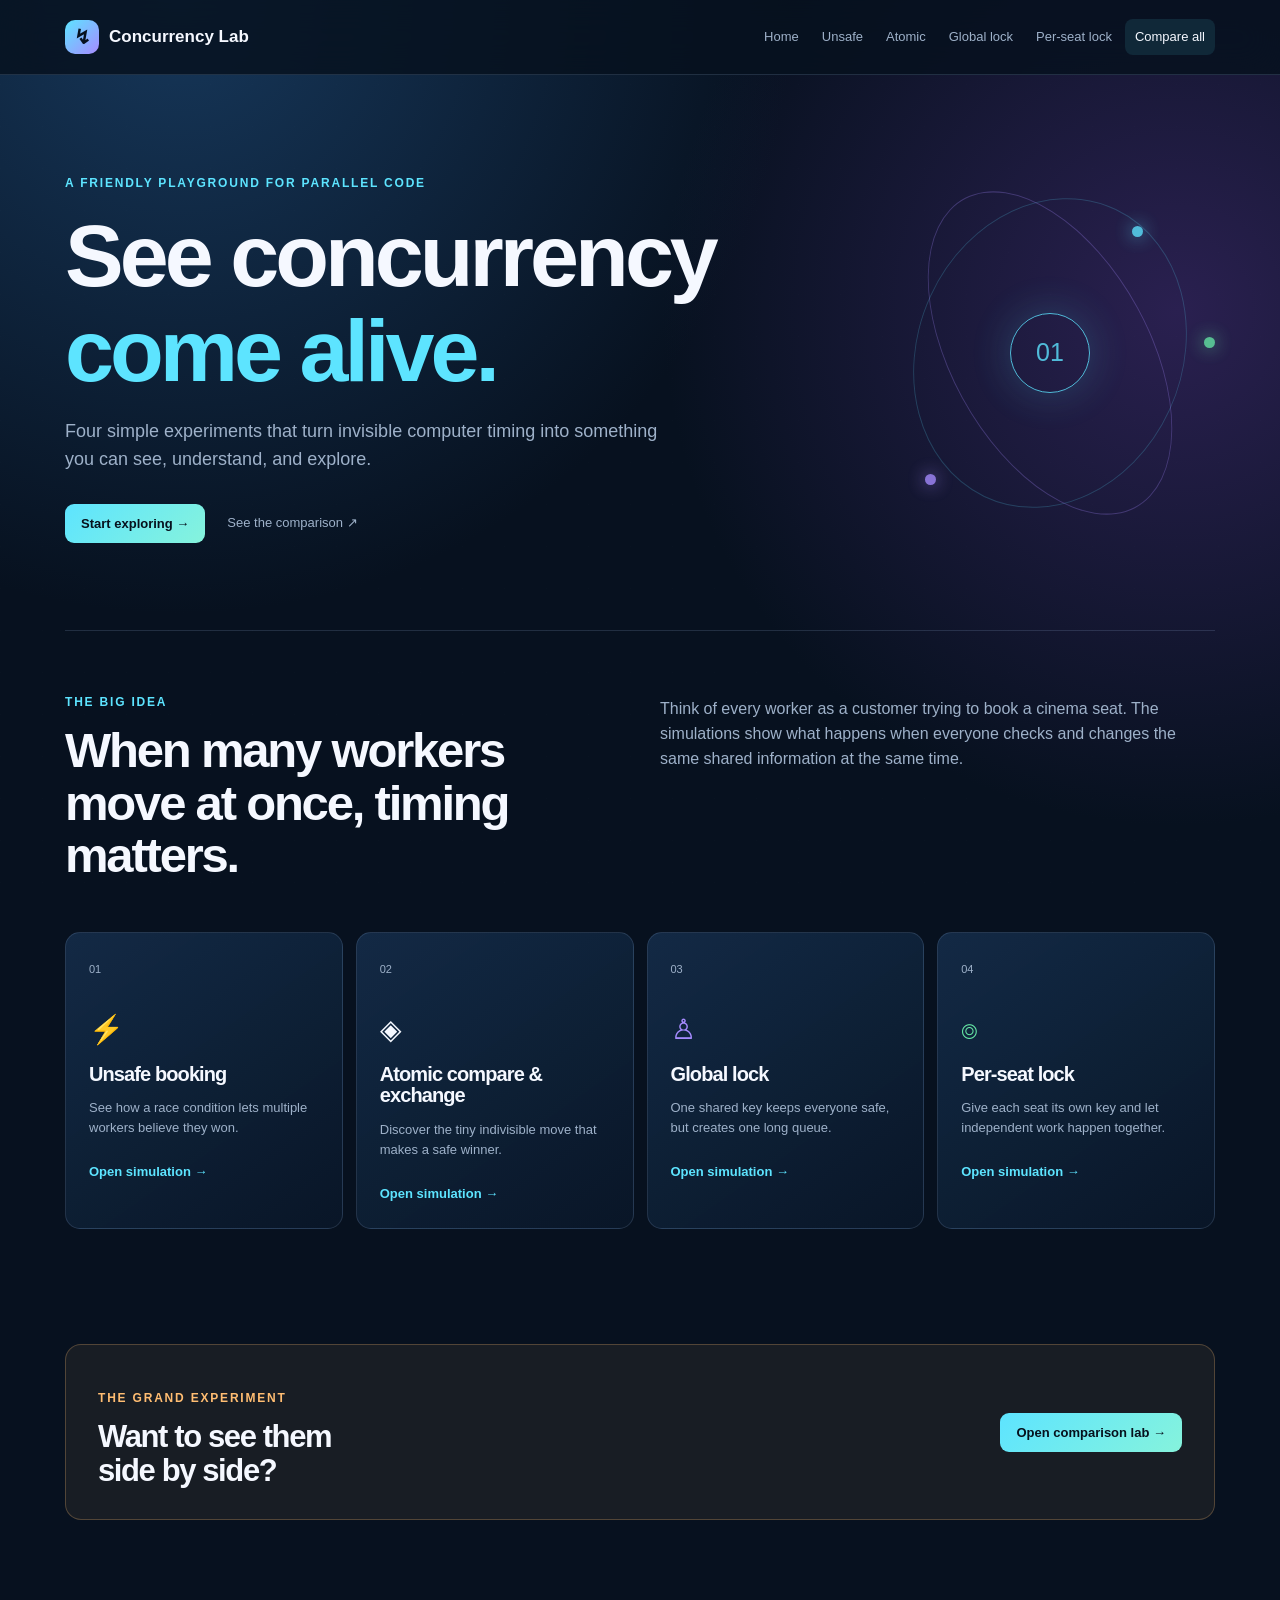
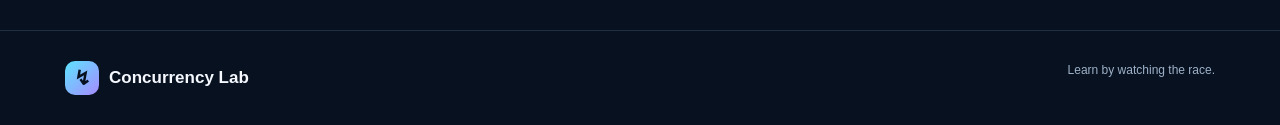
<file: public/index.html>
<!doctype html>
<html lang="en">
<head>
  <meta charset="UTF-8">
  <meta name="viewport" content="width=device-width, initial-scale=1">
  <title>Concurrency Lab</title>
  <link rel="stylesheet" href="styles.css">
</head>
<body>
  <header class="topbar"><div class="wrap nav-inner"><a class="brand" href="index.html"><span class="brand-mark">↯</span>Concurrency Lab</a><nav><a class="active" href="index.html">Home</a><a href="simulations/unsafe.html">Unsafe</a><a href="simulations/atomic.html">Atomic</a><a href="simulations/global-lock.html">Global lock</a><a href="simulations/seat-lock.html">Per-seat lock</a><a class="nav-compare" href="compare.html">Compare all</a></nav></div></header>
  <main>
    <section class="hero wrap"><div class="hero-copy"><p class="eyebrow">A friendly playground for parallel code</p><h1>See concurrency<br><em>come alive.</em></h1><p class="hero-text">Four simple experiments that turn invisible computer timing into something you can see, understand, and explore.</p><div class="hero-actions"><a class="button primary" href="simulations/unsafe.html">Start exploring <span>→</span></a><a class="text-link" href="compare.html">See the comparison <span>↗</span></a></div></div><div class="hero-orbit" aria-hidden="true"><div class="orbit orbit-one"></div><div class="orbit orbit-two"></div><div class="orbit-core">01</div><span class="dot dot-one"></span><span class="dot dot-two"></span><span class="dot dot-three"></span></div></section>
    <section class="wrap intro-grid"><div><p class="eyebrow">The big idea</p><h2>When many workers<br>move at once, timing matters.</h2></div><p class="muted">Think of every worker as a customer trying to book a cinema seat. The simulations show what happens when everyone checks and changes the same shared information at the same time.</p></section>
    <section class="wrap simulation-cards" aria-label="Simulation list">
      <a class="simulation-card accent-red" href="simulations/unsafe.html"><span class="number">01</span><span class="card-icon">⚡</span><h3>Unsafe booking</h3><p>See how a race condition lets multiple workers believe they won.</p><span class="card-link">Open simulation →</span></a>
      <a class="simulation-card accent-cyan" href="simulations/atomic.html"><span class="number">02</span><span class="card-icon">◈</span><h3>Atomic compare &amp; exchange</h3><p>Discover the tiny indivisible move that makes a safe winner.</p><span class="card-link">Open simulation →</span></a>
      <a class="simulation-card accent-violet" href="simulations/global-lock.html"><span class="number">03</span><span class="card-icon">♙</span><h3>Global lock</h3><p>One shared key keeps everyone safe, but creates one long queue.</p><span class="card-link">Open simulation →</span></a>
      <a class="simulation-card accent-green" href="simulations/seat-lock.html"><span class="number">04</span><span class="card-icon">⌾</span><h3>Per-seat lock</h3><p>Give each seat its own key and let independent work happen together.</p><span class="card-link">Open simulation →</span></a>
    </section>
    <section class="wrap home-callout"><div><p class="eyebrow orange">The grand experiment</p><h2>Want to see them<br>side by side?</h2></div><a class="button primary" href="compare.html">Open comparison lab →</a></section>
  </main>
  <footer class="footer"><div class="wrap"><span class="brand"><span class="brand-mark">↯</span>Concurrency Lab</span><span>Learn by watching the race.</span></div></footer>
</body>
</html>
</file>
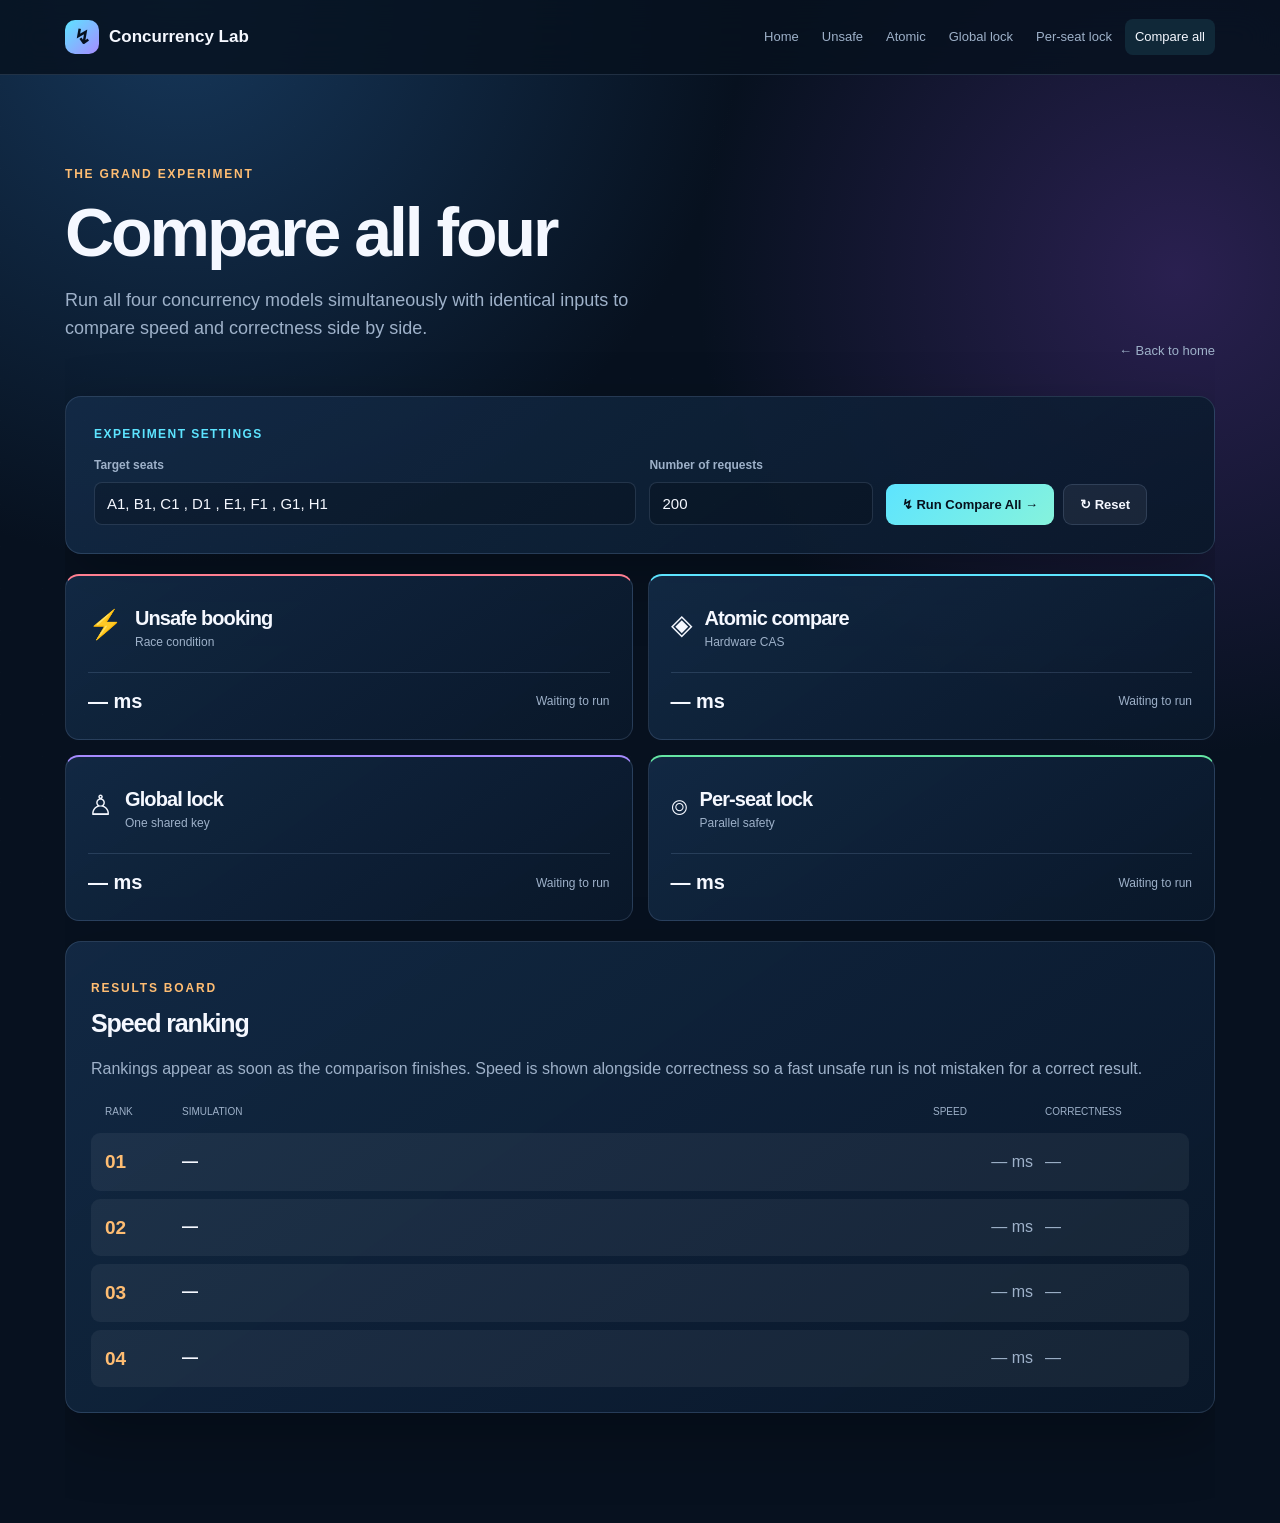
<file: public/compare.html>
<!doctype html>
<html lang="en">

<head>
  <meta charset="UTF-8">
  <meta name="viewport" content="width=device-width, initial-scale=1">
  <title>Compare Simulations · Concurrency Lab</title>
  <link rel="stylesheet" href="styles.css">
</head>

<body>
  <header class="topbar">
    <div class="wrap nav-inner">
      <a class="brand" href="index.html"><span class="brand-mark">↯</span>Concurrency Lab</a>
      <nav>
        <a href="index.html">Home</a>
        <a href="simulations/unsafe.html">Unsafe</a>
        <a href="simulations/atomic.html">Atomic</a>
        <a href="simulations/global-lock.html">Global lock</a>
        <a href="simulations/seat-lock.html">Per-seat lock</a>
        <a class="nav-compare active" href="compare.html">Compare all</a>
      </nav>
    </div>
  </header>
  <main class="simulation-shell wrap">
    <div class="page-heading">
      <div>
        <p class="eyebrow orange">The grand experiment</p>
        <h1>Compare all four</h1>
        <p class="lead">Run all four concurrency models simultaneously with identical inputs to compare speed and
          correctness side by side.</p>
      </div>
      <a class="back-link" href="index.html">← Back to home</a>
    </div>

    <!-- Single Shared Controls -->
    <section class="compare-panel">
      <form class="compare-input" onsubmit="return false;">
        <div class="control-title">Experiment settings</div>
        <label>Target seats
          <input id="compare-seats" type="text" value="A1, B1, C1 , D1 , E1, F1 , G1, H1">
        </label>
        <label>Number of requests
          <input id="compare-workers" type="number" value="200">
        </label>
        <div class="button-row">
          <button class="button primary" id="btn-compare-all" type="button">↯ Run Compare All →</button>
          <button class="button reset" id="btn-compare-reset" type="reset">↻ Reset</button>
        </div>
      </form>
    </section>

    <!-- 4 Result Cards -->
    <section class="compare-grid" style="margin-top: 20px;">
      <div class="compare-card red-border">
        <div class="compare-title">
          <span class="card-icon">⚡</span>
          <div>
            <h2>Unsafe booking</h2>
            <p>Race condition</p>
          </div>
        </div>
        <div class="compare-result" id="res-unsafe"><b>— ms</b><span>Waiting to run</span></div>
      </div>

      <div class="compare-card cyan-border">
        <div class="compare-title">
          <span class="card-icon">◈</span>
          <div>
            <h2>Atomic compare</h2>
            <p>Hardware CAS</p>
          </div>
        </div>
        <div class="compare-result" id="res-atomic"><b>— ms</b><span>Waiting to run</span></div>
      </div>

      <div class="compare-card violet-border">
        <div class="compare-title">
          <span class="card-icon">♙</span>
          <div>
            <h2>Global lock</h2>
            <p>One shared key</p>
          </div>
        </div>
        <div class="compare-result" id="res-global"><b>— ms</b><span>Waiting to run</span></div>
      </div>

      <div class="compare-card green-border">
        <div class="compare-title">
          <span class="card-icon">⌾</span>
          <div>
            <h2>Per-seat lock</h2>
            <p>Parallel safety</p>
          </div>
        </div>
        <div class="compare-result" id="res-seat"><b>— ms</b><span>Waiting to run</span></div>
      </div>
    </section>

    <!-- Speed Ranking Board -->
    <section class="ranking-panel panel">
      <div class="panel-heading">
        <div>
          <p class="eyebrow orange">Results board</p>
          <h2>Speed ranking</h2>
        </div>
      </div>
      <p class="muted">Rankings appear as soon as the comparison finishes. Speed is shown alongside correctness so a
        fast unsafe run is not mistaken for a correct result.</p>
      <div class="ranking">
        <div class="ranking-head">
          <span>Rank</span>
          <span>Simulation</span>
          <span>Speed</span>
          <span>Correctness</span>
        </div>
        <div class="rank"><b>01</b><strong>—</strong><span class="time">— ms</span><span class="muted">—</span></div>
        <div class="rank"><b>02</b><strong>—</strong><span class="time">— ms</span><span class="muted">—</span></div>
        <div class="rank"><b>03</b><strong>—</strong><span class="time">— ms</span><span class="muted">—</span></div>
        <div class="rank"><b>04</b><strong>—</strong><span class="time">— ms</span><span class="muted">—</span></div>
      </div>
    </section>
  </main>
  <script type="module" src="compare.js"></script>
</body>

</html>
</file>
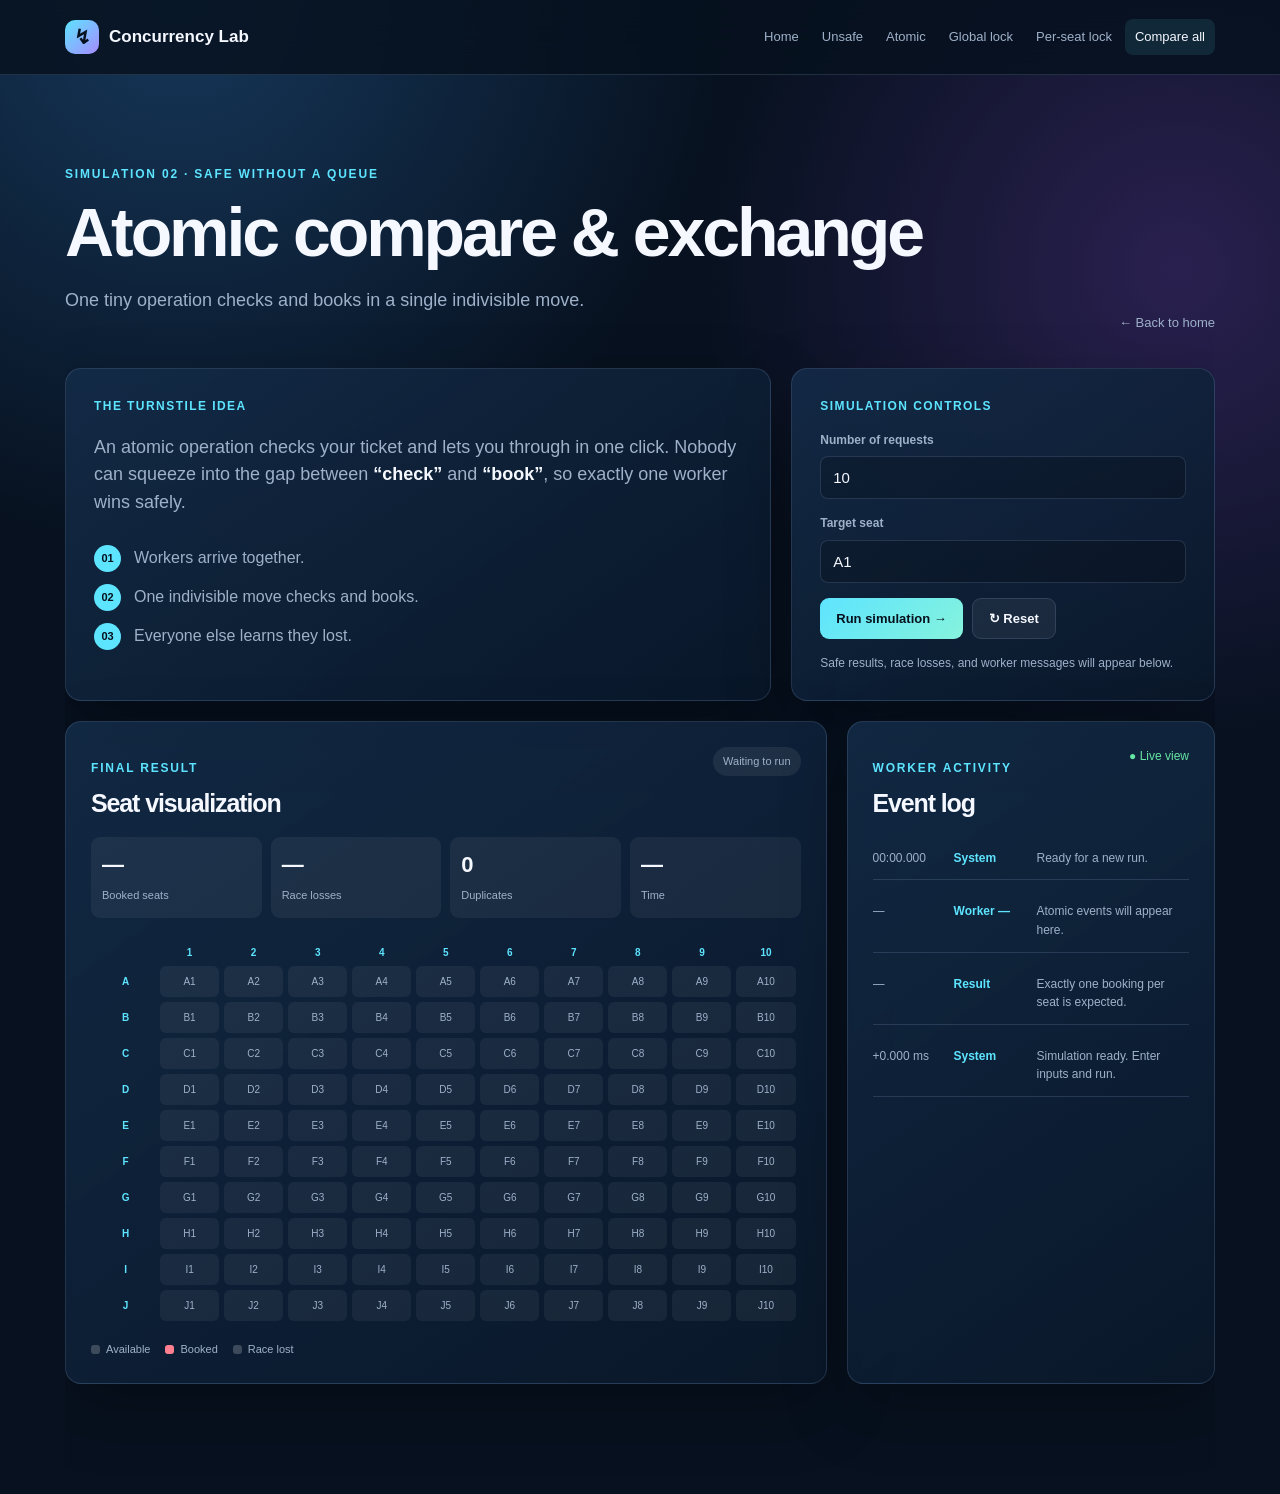
<file: public/simulations/atomic.html>
<!doctype html>
<html lang="en">
<head><meta charset="UTF-8"><meta name="viewport" content="width=device-width, initial-scale=1"><title>Atomic Compare &amp; Exchange · Concurrency Lab</title><link rel="stylesheet" href="../styles.css"></head>
<body>
<header class="topbar"><div class="wrap nav-inner"><a class="brand" href="../index.html"><span class="brand-mark">↯</span>Concurrency Lab</a><nav><a href="../index.html">Home</a><a href="unsafe.html">Unsafe</a><a class="active" href="atomic.html">Atomic</a><a href="global-lock.html">Global lock</a><a href="seat-lock.html">Per-seat lock</a><a class="nav-compare" href="../compare.html">Compare all</a></nav></div></header>
<main class="simulation-shell wrap"><div class="page-heading"><div><p class="eyebrow cyan">Simulation 02 · Safe without a queue</p><h1>Atomic compare &amp; exchange</h1><p class="lead">One tiny operation checks and books in a single indivisible move.</p></div><a class="back-link" href="../index.html">← Back to home</a></div>
<section class="content-grid"><article class="lesson"><div class="lesson-label">The turnstile idea</div><p>An atomic operation checks your ticket and lets you through in one click. Nobody can squeeze into the gap between <strong>“check”</strong> and <strong>“book”</strong>, so exactly one worker wins safely.</p><div class="steps"><div><b>01</b><span>Workers arrive together.</span></div><div><b>02</b><span>One indivisible move checks and books.</span></div><div><b>03</b><span>Everyone else learns they lost.</span></div></div></article><form class="control-card"><div class="control-title">Simulation controls</div><label>Number of requests<input id="safe-sim-numberOfWorkers" type="number" value="10"></label><label>Target seat<input id="safe-sim-seat" type="text" value="A1"></label><div class="button-row"><button class="button primary" id="simbtn-safe" type="button">Run simulation →</button><button class="button reset" type="reset">↻ Reset</button></div><p class="hint">Safe results, race losses, and worker messages will appear below.</p></form></section>
<section class="result-layout"><div class="panel"><div class="panel-heading"><div><p class="eyebrow">Final result</p><h2>Seat visualization</h2></div><span class="status-pill waiting">Waiting to run</span></div><div class="metric-grid"><div class="metric"><b>—</b><small>Booked seats</small></div><div class="metric"><b>—</b><small>Race losses</small></div><div class="metric"><b>0</b><small>Duplicates</small></div><div class="metric"><b>—</b><small>Time</small></div></div><table class="seat-table" aria-label="Complete 10 by 10 seat map"><tbody><tr><th></th><th>1</th><th>2</th><th>3</th><th>4</th><th>5</th><th>6</th><th>7</th><th>8</th><th>9</th><th>10</th></tr><tr><th>A</th><td>A1</td><td>A2</td><td>A3</td><td>A4</td><td>A5</td><td>A6</td><td>A7</td><td>A8</td><td>A9</td><td>A10</td></tr><tr><th>B</th><td>B1</td><td>B2</td><td>B3</td><td>B4</td><td>B5</td><td>B6</td><td>B7</td><td>B8</td><td>B9</td><td>B10</td></tr><tr><th>C</th><td>C1</td><td>C2</td><td>C3</td><td>C4</td><td>C5</td><td>C6</td><td>C7</td><td>C8</td><td>C9</td><td>C10</td></tr><tr><th>D</th><td>D1</td><td>D2</td><td>D3</td><td>D4</td><td>D5</td><td>D6</td><td>D7</td><td>D8</td><td>D9</td><td>D10</td></tr><tr><th>E</th><td>E1</td><td>E2</td><td>E3</td><td>E4</td><td>E5</td><td>E6</td><td>E7</td><td>E8</td><td>E9</td><td>E10</td></tr><tr><th>F</th><td>F1</td><td>F2</td><td>F3</td><td>F4</td><td>F5</td><td>F6</td><td>F7</td><td>F8</td><td>F9</td><td>F10</td></tr><tr><th>G</th><td>G1</td><td>G2</td><td>G3</td><td>G4</td><td>G5</td><td>G6</td><td>G7</td><td>G8</td><td>G9</td><td>G10</td></tr><tr><th>H</th><td>H1</td><td>H2</td><td>H3</td><td>H4</td><td>H5</td><td>H6</td><td>H7</td><td>H8</td><td>H9</td><td>H10</td></tr><tr><th>I</th><td>I1</td><td>I2</td><td>I3</td><td>I4</td><td>I5</td><td>I6</td><td>I7</td><td>I8</td><td>I9</td><td>I10</td></tr><tr><th>J</th><td>J1</td><td>J2</td><td>J3</td><td>J4</td><td>J5</td><td>J6</td><td>J7</td><td>J8</td><td>J9</td><td>J10</td></tr></tbody></table><div class="legend"><span><i class="available"></i>Available</span><span><i class="booked"></i>Booked</span><span><i class="conflict"></i>Race lost</span></div></div><div class="panel log-panel"><div class="panel-heading"><div><p class="eyebrow">Worker activity</p><h2>Event log</h2></div><span class="live-dot">● Live view</span></div><div class="log-list"><p><time>00:00.000</time><b>System</b><span>Ready for a new run.</span></p><p><time>—</time><b>Worker —</b><span>Atomic events will appear here.</span></p><p><time>—</time><b>Result</b><span>Exactly one booking per seat is expected.</span></p></div></div></section></main>
<script type="module" src="../main.js?v=6"></script></body></html>
</file>
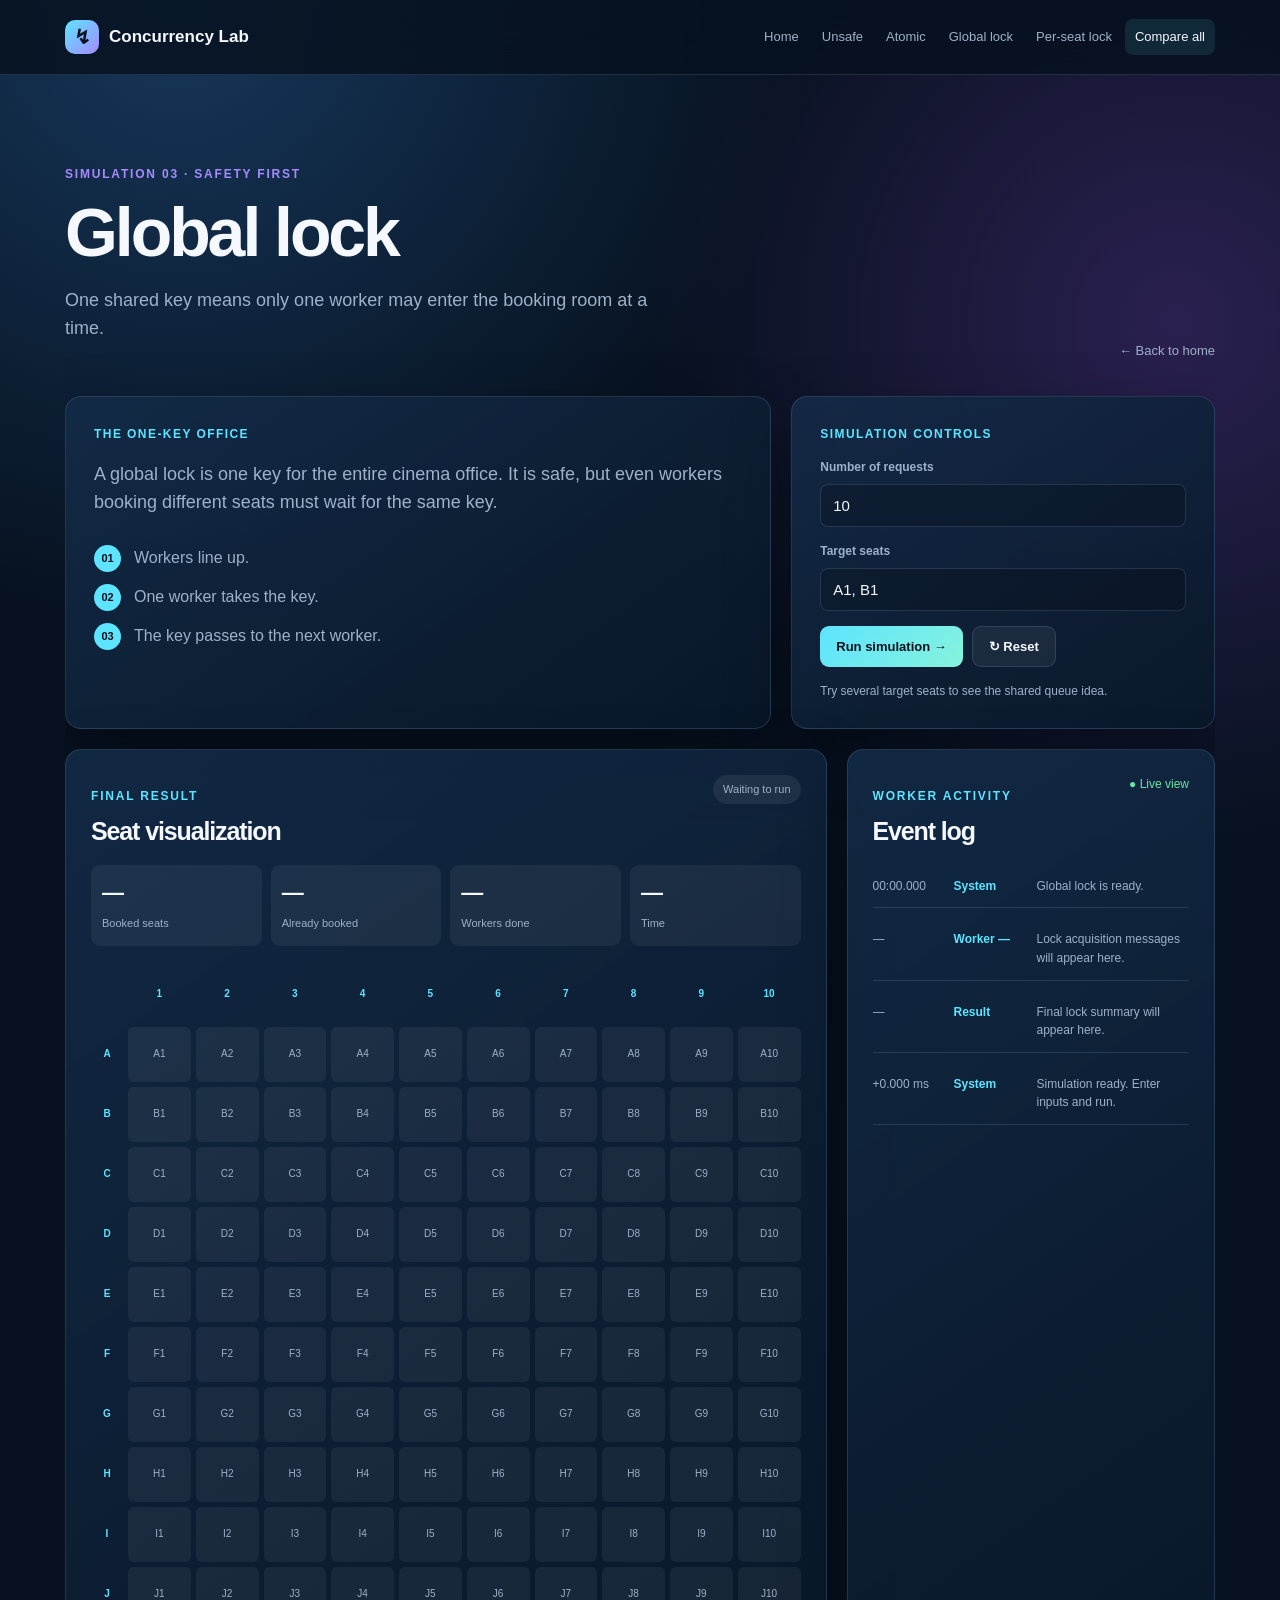
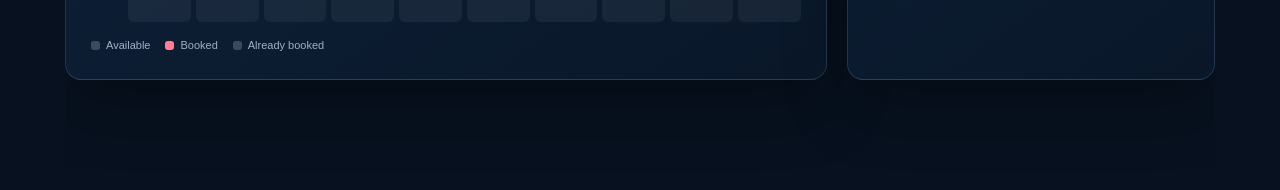
<file: public/simulations/global-lock.html>
<!doctype html>
<html lang="en">
<head><meta charset="UTF-8"><meta name="viewport" content="width=device-width, initial-scale=1"><title>Global Lock · Concurrency Lab</title><link rel="stylesheet" href="../styles.css"></head>
<body>
<header class="topbar"><div class="wrap nav-inner"><a class="brand" href="../index.html"><span class="brand-mark">↯</span>Concurrency Lab</a><nav><a href="../index.html">Home</a><a href="unsafe.html">Unsafe</a><a href="atomic.html">Atomic</a><a class="active" href="global-lock.html">Global lock</a><a href="seat-lock.html">Per-seat lock</a><a class="nav-compare" href="../compare.html">Compare all</a></nav></div></header>
<main class="simulation-shell wrap"><div class="page-heading"><div><p class="eyebrow violet">Simulation 03 · Safety first</p><h1>Global lock</h1><p class="lead">One shared key means only one worker may enter the booking room at a time.</p></div><a class="back-link" href="../index.html">← Back to home</a></div>
<section class="content-grid"><article class="lesson"><div class="lesson-label">The one-key office</div><p>A global lock is one key for the entire cinema office. It is safe, but even workers booking different seats must wait for the same key.</p><div class="steps"><div><b>01</b><span>Workers line up.</span></div><div><b>02</b><span>One worker takes the key.</span></div><div><b>03</b><span>The key passes to the next worker.</span></div></div></article><form class="control-card"><div class="control-title">Simulation controls</div><label>Number of requests<input id="global-sim-numberOfWorkers" type="number" value="10"></label><label>Target seats<input id="global-sim-seat" type="text" value="A1, B1"></label><div class="button-row"><button class="button primary" id="simbtn-global" type="button">Run simulation →</button><button class="button reset" type="reset">↻ Reset</button></div><p class="hint">Try several target seats to see the shared queue idea.</p></form></section>
<section class="result-layout"><div class="panel"><div class="panel-heading"><div><p class="eyebrow">Final result</p><h2>Seat visualization</h2></div><span class="status-pill waiting">Waiting to run</span></div><div class="metric-grid"><div class="metric"><b>—</b><small>Booked seats</small></div><div class="metric"><b>—</b><small>Already booked</small></div><div class="metric"><b>—</b><small>Workers done</small></div><div class="metric"><b>—</b><small>Time</small></div></div><div class="seat-map compact-map"><span class="seat-head"></span><span class="seat-head">1</span><span class="seat-head">2</span><span class="seat-head">3</span><span class="seat-head">4</span><span class="seat-head">5</span><span class="seat-head">6</span><span class="seat-head">7</span><span class="seat-head">8</span><span class="seat-head">9</span><span class="seat-head">10</span><span class="row-head">A</span><span>A1</span><span>A2</span><span>A3</span><span>A4</span><span>A5</span><span>A6</span><span>A7</span><span>A8</span><span>A9</span><span>A10</span><span class="row-head">B</span><span>B1</span><span>B2</span><span>B3</span><span>B4</span><span>B5</span><span>B6</span><span>B7</span><span>B8</span><span>B9</span><span>B10</span><span class="row-head">C</span><span>C1</span><span>C2</span><span>C3</span><span>C4</span><span>C5</span><span>C6</span><span>C7</span><span>C8</span><span>C9</span><span>C10</span><span class="row-head">D</span><span>D1</span><span>D2</span><span>D3</span><span>D4</span><span>D5</span><span>D6</span><span>D7</span><span>D8</span><span>D9</span><span>D10</span><span class="row-head">E</span><span>E1</span><span>E2</span><span>E3</span><span>E4</span><span>E5</span><span>E6</span><span>E7</span><span>E8</span><span>E9</span><span>E10</span><span class="row-head">F</span><span>F1</span><span>F2</span><span>F3</span><span>F4</span><span>F5</span><span>F6</span><span>F7</span><span>F8</span><span>F9</span><span>F10</span><span class="row-head">G</span><span>G1</span><span>G2</span><span>G3</span><span>G4</span><span>G5</span><span>G6</span><span>G7</span><span>G8</span><span>G9</span><span>G10</span><span class="row-head">H</span><span>H1</span><span>H2</span><span>H3</span><span>H4</span><span>H5</span><span>H6</span><span>H7</span><span>H8</span><span>H9</span><span>H10</span><span class="row-head">I</span><span>I1</span><span>I2</span><span>I3</span><span>I4</span><span>I5</span><span>I6</span><span>I7</span><span>I8</span><span>I9</span><span>I10</span><span class="row-head">J</span><span>J1</span><span>J2</span><span>J3</span><span>J4</span><span>J5</span><span>J6</span><span>J7</span><span>J8</span><span>J9</span><span>J10</span></div><div class="legend"><span><i class="available"></i>Available</span><span><i class="booked"></i>Booked</span><span><i class="conflict"></i>Already booked</span></div></div><div class="panel log-panel"><div class="panel-heading"><div><p class="eyebrow">Worker activity</p><h2>Event log</h2></div><span class="live-dot">● Live view</span></div><div class="log-list"><p><time>00:00.000</time><b>System</b><span>Global lock is ready.</span></p><p><time>—</time><b>Worker —</b><span>Lock acquisition messages will appear here.</span></p><p><time>—</time><b>Result</b><span>Final lock summary will appear here.</span></p></div></div></section></main>
<script type="module" src="../main.js?v=6"></script></body></html>
</file>
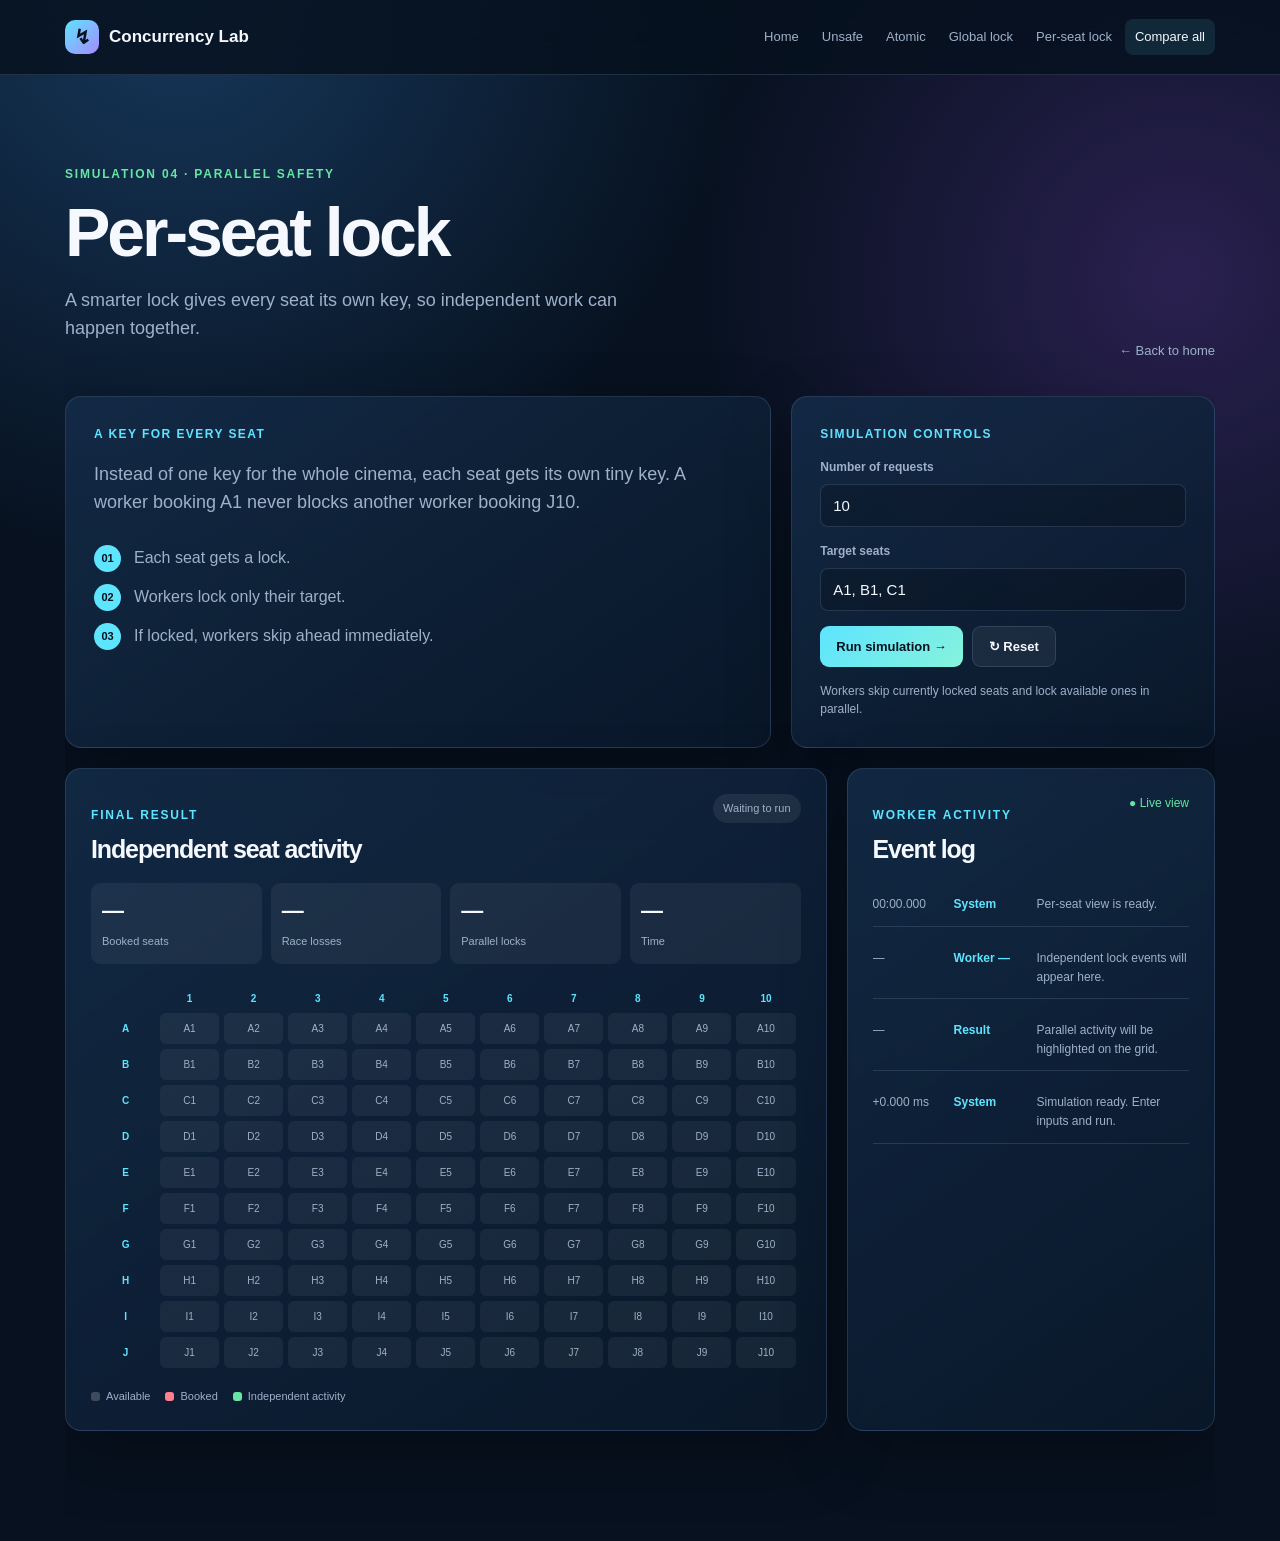
<file: public/simulations/seat-lock.html>
<!doctype html>
<html lang="en">

<head>
    <meta charset="UTF-8">
    <meta name="viewport" content="width=device-width, initial-scale=1">
    <title>Per-Seat Lock · Concurrency Lab</title>
    <link rel="stylesheet" href="../styles.css">
</head>

<body>
    <header class="topbar">
        <div class="wrap nav-inner">
            <a class="brand" href="../index.html"><span class="brand-mark">↯</span>Concurrency Lab</a>
            <nav>
                <a href="../index.html">Home</a>
                <a href="unsafe.html">Unsafe</a>
                <a href="atomic.html">Atomic</a>
                <a href="global-lock.html">Global lock</a>
                <a class="active" href="seat-lock.html">Per-seat lock</a>
                <a class="nav-compare" href="../compare.html">Compare all</a>
            </nav>
        </div>
    </header>
    <main class="simulation-shell wrap">
        <div class="page-heading">
            <div>
                <p class="eyebrow green">Simulation 04 · Parallel safety</p>
                <h1>Per-seat lock</h1>
                <p class="lead">A smarter lock gives every seat its own key, so independent work can happen together.
                </p>
            </div>
            <a class="back-link" href="../index.html">← Back to home</a>
        </div>
        <section class="content-grid">
            <article class="lesson">
                <div class="lesson-label">A key for every seat</div>
                <p>Instead of one key for the whole cinema, each seat gets its own tiny key. A worker booking A1 never
                    blocks another worker booking J10.</p>
                <div class="steps">
                    <div><b>01</b><span>Each seat gets a lock.</span></div>
                    <div><b>02</b><span>Workers lock only their target.</span></div>
                    <div><b>03</b><span>If locked, workers skip ahead immediately.</span></div>
                </div>
            </article>
            <form class="control-card">
                <div class="control-title">Simulation controls</div>
                <label>Number of requests
                    <input id="seat-sim-numberOfWorkers" type="number" value="10">
                </label>
                <label>Target seats
                    <input id="seat-sim-seat" type="text" value="A1, B1, C1">
                </label>
                <div class="button-row">
                    <button class="button primary" id="simbtn-seat" type="button">Run simulation →</button>
                    <button class="button reset" type="reset">↻ Reset</button>
                </div>
                <p class="hint">Workers skip currently locked seats and lock available ones in parallel.</p>
            </form>
        </section>
        <section class="result-layout">
            <div class="panel">
                <div class="panel-heading">
                    <div>
                        <p class="eyebrow">Final result</p>
                        <h2>Independent seat activity</h2>
                    </div>
                    <span class="status-pill waiting">Waiting to run</span>
                </div>
                <div class="metric-grid">
                    <div class="metric"><b>—</b><small>Booked seats</small></div>
                    <div class="metric"><b>—</b><small>Race losses</small></div>
                    <div class="metric"><b>—</b><small>Parallel locks</small></div>
                    <div class="metric"><b>—</b><small>Time</small></div>
                </div>
                <table class="seat-table" aria-label="Complete 10 by 10 seat map">
                    <tbody>
                        <tr>
                            <th></th>
                            <th>1</th>
                            <th>2</th>
                            <th>3</th>
                            <th>4</th>
                            <th>5</th>
                            <th>6</th>
                            <th>7</th>
                            <th>8</th>
                            <th>9</th>
                            <th>10</th>
                        </tr>
                        <tr>
                            <th>A</th>
                            <td>A1</td>
                            <td>A2</td>
                            <td>A3</td>
                            <td>A4</td>
                            <td>A5</td>
                            <td>A6</td>
                            <td>A7</td>
                            <td>A8</td>
                            <td>A9</td>
                            <td>A10</td>
                        </tr>
                        <tr>
                            <th>B</th>
                            <td>B1</td>
                            <td>B2</td>
                            <td>B3</td>
                            <td>B4</td>
                            <td>B5</td>
                            <td>B6</td>
                            <td>B7</td>
                            <td>B8</td>
                            <td>B9</td>
                            <td>B10</td>
                        </tr>
                        <tr>
                            <th>C</th>
                            <td>C1</td>
                            <td>C2</td>
                            <td>C3</td>
                            <td>C4</td>
                            <td>C5</td>
                            <td>C6</td>
                            <td>C7</td>
                            <td>C8</td>
                            <td>C9</td>
                            <td>C10</td>
                        </tr>
                        <tr>
                            <th>D</th>
                            <td>D1</td>
                            <td>D2</td>
                            <td>D3</td>
                            <td>D4</td>
                            <td>D5</td>
                            <td>D6</td>
                            <td>D7</td>
                            <td>D8</td>
                            <td>D9</td>
                            <td>D10</td>
                        </tr>
                        <tr>
                            <th>E</th>
                            <td>E1</td>
                            <td>E2</td>
                            <td>E3</td>
                            <td>E4</td>
                            <td>E5</td>
                            <td>E6</td>
                            <td>E7</td>
                            <td>E8</td>
                            <td>E9</td>
                            <td>E10</td>
                        </tr>
                        <tr>
                            <th>F</th>
                            <td>F1</td>
                            <td>F2</td>
                            <td>F3</td>
                            <td>F4</td>
                            <td>F5</td>
                            <td>F6</td>
                            <td>F7</td>
                            <td>F8</td>
                            <td>F9</td>
                            <td>F10</td>
                        </tr>
                        <tr>
                            <th>G</th>
                            <td>G1</td>
                            <td>G2</td>
                            <td>G3</td>
                            <td>G4</td>
                            <td>G5</td>
                            <td>G6</td>
                            <td>G7</td>
                            <td>G8</td>
                            <td>G9</td>
                            <td>G10</td>
                        </tr>
                        <tr>
                            <th>H</th>
                            <td>H1</td>
                            <td>H2</td>
                            <td>H3</td>
                            <td>H4</td>
                            <td>H5</td>
                            <td>H6</td>
                            <td>H7</td>
                            <td>H8</td>
                            <td>H9</td>
                            <td>H10</td>
                        </tr>
                        <tr>
                            <th>I</th>
                            <td>I1</td>
                            <td>I2</td>
                            <td>I3</td>
                            <td>I4</td>
                            <td>I5</td>
                            <td>I6</td>
                            <td>I7</td>
                            <td>I8</td>
                            <td>I9</td>
                            <td>I10</td>
                        </tr>
                        <tr>
                            <th>J</th>
                            <td>J1</td>
                            <td>J2</td>
                            <td>J3</td>
                            <td>J4</td>
                            <td>J5</td>
                            <td>J6</td>
                            <td>J7</td>
                            <td>J8</td>
                            <td>J9</td>
                            <td>J10</td>
                        </tr>
                    </tbody>
                </table>
                <div class="legend">
                    <span><i class="available"></i>Available</span>
                    <span><i class="booked"></i>Booked</span>
                    <span><i class="active"></i>Independent activity</span>
                </div>
            </div>
            <div class="panel log-panel">
                <div class="panel-heading">
                    <div>
                        <p class="eyebrow">Worker activity</p>
                        <h2>Event log</h2>
                    </div>
                    <span class="live-dot">● Live view</span>
                </div>
                <div class="log-list">
                    <p><time>00:00.000</time><b>System</b><span>Per-seat view is ready.</span></p>
                    <p><time>—</time><b>Worker —</b><span>Independent lock events will appear here.</span></p>
                    <p><time>—</time><b>Result</b><span>Parallel activity will be highlighted on the grid.</span></p>
                </div>
            </div>
        </section>
    </main>
    <script type="module" src="../main.js?v=6"></script>
</body>

</html>
</file>
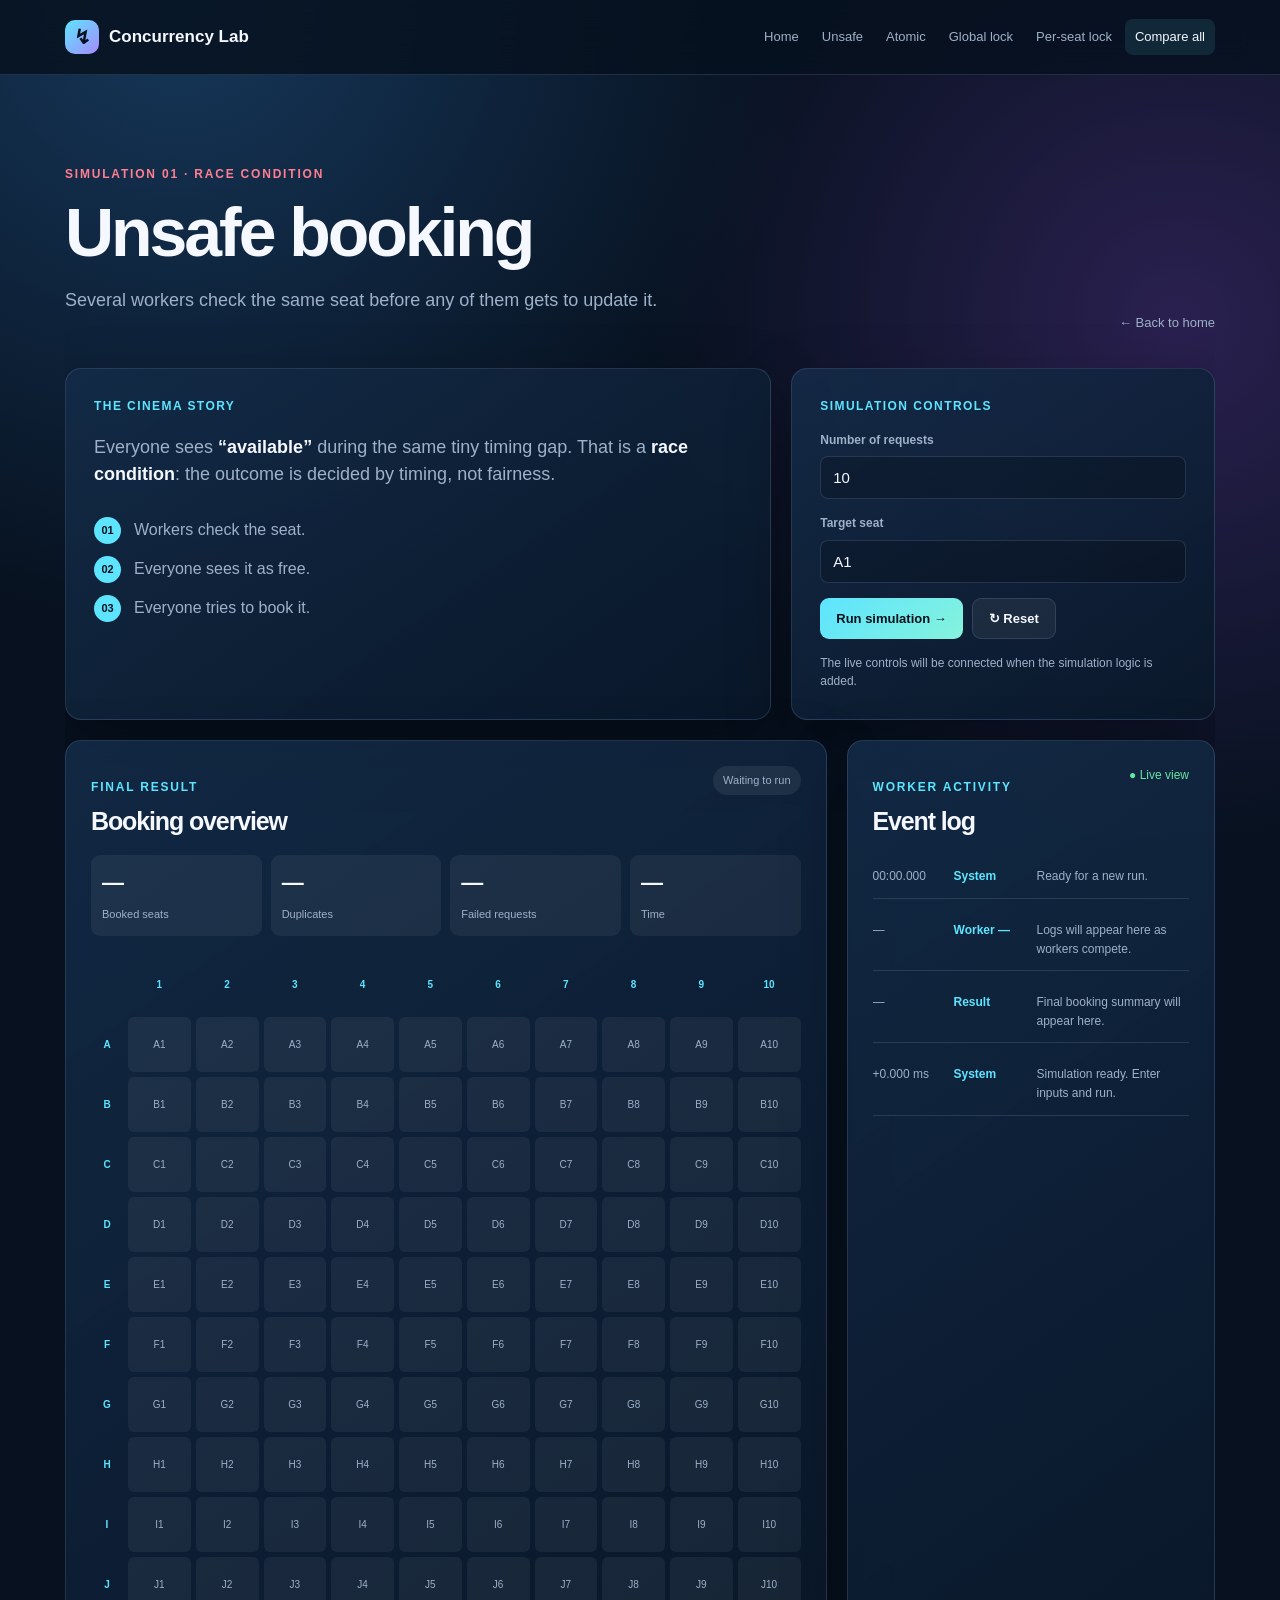
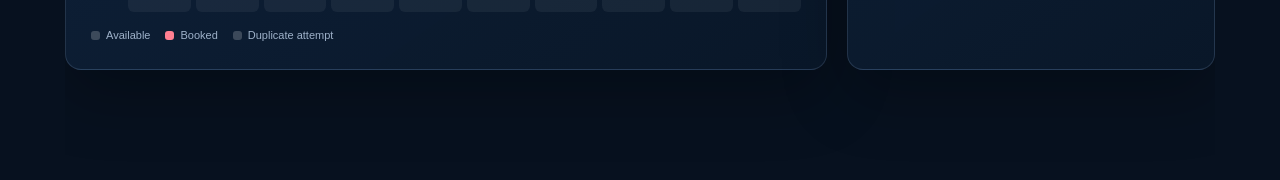
<file: public/simulations/unsafe.html>
<!doctype html>
<html lang="en">
<head><meta charset="UTF-8"><meta name="viewport" content="width=device-width, initial-scale=1"><title>Unsafe Booking · Concurrency Lab</title><link rel="stylesheet" href="../styles.css"></head>
<body>
  <header class="topbar"><div class="wrap nav-inner"><a class="brand" href="../index.html"><span class="brand-mark">↯</span>Concurrency Lab</a><nav><a href="../index.html">Home</a><a class="active" href="unsafe.html">Unsafe</a><a href="atomic.html">Atomic</a><a href="global-lock.html">Global lock</a><a href="seat-lock.html">Per-seat lock</a><a class="nav-compare" href="../compare.html">Compare all</a></nav></div></header>
  <main class="simulation-shell wrap"><div class="page-heading"><div><p class="eyebrow red">Simulation 01 · Race condition</p><h1>Unsafe booking</h1><p class="lead">Several workers check the same seat before any of them gets to update it.</p></div><a class="back-link" href="../index.html">← Back to home</a></div>
    <section class="content-grid"><article class="lesson"><div class="lesson-label">The cinema story</div><p>Everyone sees <strong>“available”</strong> during the same tiny timing gap. That is a <strong>race condition</strong>: the outcome is decided by timing, not fairness.</p><div class="steps"><div><b>01</b><span>Workers check the seat.</span></div><div><b>02</b><span>Everyone sees it as free.</span></div><div><b>03</b><span>Everyone tries to book it.</span></div></div></article><form class="control-card"><div class="control-title">Simulation controls</div>    <label>Number of requests<input id="unsafe-sim-numberOfWorkers" type="number" value="10"></label><label>Target seat<input id="unsafe-sim-seat" type="text" value="A1"></label>    <div class="button-row"><button class="button primary" id="simbtn-unsafe" type="button">Run simulation →</button><button class="button reset" type="reset">↻ Reset</button></div><p class="hint">The live controls will be connected when the simulation logic is added.</p></form></section>
    <section class="result-layout"><div class="panel"><div class="panel-heading"><div><p class="eyebrow">Final result</p><h2>Booking overview</h2></div><span class="status-pill waiting">Waiting to run</span></div><div class="metric-grid"><div class="metric"><b>—</b><small>Booked seats</small></div><div class="metric"><b>—</b><small>Duplicates</small></div><div class="metric"><b>—</b><small>Failed requests</small></div><div class="metric"><b>—</b><small>Time</small></div></div><div class="seat-map full-map" aria-label="Complete 10 by 10 seat map"><span class="seat-head"></span><span class="seat-head">1</span><span class="seat-head">2</span><span class="seat-head">3</span><span class="seat-head">4</span><span class="seat-head">5</span><span class="seat-head">6</span><span class="seat-head">7</span><span class="seat-head">8</span><span class="seat-head">9</span><span class="seat-head">10</span><span class="row-head">A</span><span>A1</span><span>A2</span><span>A3</span><span>A4</span><span>A5</span><span>A6</span><span>A7</span><span>A8</span><span>A9</span><span>A10</span><span class="row-head">B</span><span>B1</span><span>B2</span><span>B3</span><span>B4</span><span>B5</span><span>B6</span><span>B7</span><span>B8</span><span>B9</span><span>B10</span><span class="row-head">C</span><span>C1</span><span>C2</span><span>C3</span><span>C4</span><span>C5</span><span>C6</span><span>C7</span><span>C8</span><span>C9</span><span>C10</span><span class="row-head">D</span><span>D1</span><span>D2</span><span>D3</span><span>D4</span><span>D5</span><span>D6</span><span>D7</span><span>D8</span><span>D9</span><span>D10</span><span class="row-head">E</span><span>E1</span><span>E2</span><span>E3</span><span>E4</span><span>E5</span><span>E6</span><span>E7</span><span>E8</span><span>E9</span><span>E10</span><span class="row-head">F</span><span>F1</span><span>F2</span><span>F3</span><span>F4</span><span>F5</span><span>F6</span><span>F7</span><span>F8</span><span>F9</span><span>F10</span><span class="row-head">G</span><span>G1</span><span>G2</span><span>G3</span><span>G4</span><span>G5</span><span>G6</span><span>G7</span><span>G8</span><span>G9</span><span>G10</span><span class="row-head">H</span><span>H1</span><span>H2</span><span>H3</span><span>H4</span><span>H5</span><span>H6</span><span>H7</span><span>H8</span><span>H9</span><span>H10</span><span class="row-head">I</span><span>I1</span><span>I2</span><span>I3</span><span>I4</span><span>I5</span><span>I6</span><span>I7</span><span>I8</span><span>I9</span><span>I10</span><span class="row-head">J</span><span>J1</span><span>J2</span><span>J3</span><span>J4</span><span>J5</span><span>J6</span><span>J7</span><span>J8</span><span>J9</span><span>J10</span></div><div class="legend"><span><i class="available"></i>Available</span><span><i class="booked"></i>Booked</span><span><i class="conflict"></i>Duplicate attempt</span></div></div><div class="panel log-panel"><div class="panel-heading"><div><p class="eyebrow">Worker activity</p><h2>Event log</h2></div><span class="live-dot">● Live view</span></div><div class="log-list"><p><time>00:00.000</time><b>System</b><span>Ready for a new run.</span></p><p><time>—</time><b>Worker —</b><span>Logs will appear here as workers compete.</span></p><p><time>—</time><b>Result</b><span>Final booking summary will appear here.</span></p></div></div></section>
  </main>
  <script type="module" src="../main.js?v=6"></script>
</body>
</html>
</file>
<file: public/styles.css>
:root {
  --bg: #07111f; --surface: #0f2035; --surface-2: #132a45; --line: rgba(159,190,227,.17);
  --text: #f5f8ff; --muted: #9eb1c9; --cyan: #5de4ff; --violet: #a68bff;
  --green: #65e6a4; --red: #ff7f91; --orange: #ffbd72; --shadow: 0 24px 65px rgba(0,0,0,.28);
}
* { box-sizing: border-box; }
html { scroll-behavior: smooth; }
body { margin: 0; color: var(--text); background: radial-gradient(circle at 14% 0%, #16375a, transparent 30%), radial-gradient(circle at 92% 18%, #2a2050, transparent 28%), var(--bg); font: 16px/1.55 Arial, sans-serif; }
body::before { content: ""; position: fixed; inset: 0; pointer-events: none; opacity: .12; background-image: linear-gradient(rgba(255,255,255,.05) 1px,transparent 1px),linear-gradient(90deg,rgba(255,255,255,.05) 1px,transparent 1px); background-size: 42px 42px; }
.wrap { width: min(1150px, calc(100% - 40px)); margin: auto; }
.topbar { position: sticky; top: 0; z-index: 10; border-bottom: 1px solid var(--line); background: rgba(7,17,31,.83); backdrop-filter: blur(18px); }
.nav-inner { min-height: 74px; display: flex; align-items: center; gap: 28px; }
.brand { display: inline-flex; align-items: center; gap: 10px; color: var(--text); font-size: 17px; font-weight: 700; text-decoration: none; white-space: nowrap; }
.brand-mark { display: grid; place-items: center; width: 34px; height: 34px; border-radius: 10px; color: #07111f; background: linear-gradient(135deg,var(--cyan),var(--violet)); font-size: 20px; }
nav { display: flex; gap: 3px; margin-left: auto; flex-wrap: wrap; justify-content: end; }
nav a,.back-link,.text-link { color: var(--muted); text-decoration: none; font-size: 13px; }
nav a { padding: 8px 10px; border-radius: 8px; } nav a:hover,.nav-compare { color: var(--text); background: rgba(93,228,255,.1); }
main { overflow: hidden; } .hero { min-height: 555px; display: flex; align-items: center; justify-content: space-between; gap: 30px; position: relative; }
.hero-copy { max-width: 650px; padding: 70px 0; } .eyebrow { color: var(--cyan); font-size: 12px; font-weight: 700; letter-spacing: .15em; text-transform: uppercase; }
h1,h2,h3 { margin: 0; line-height: 1.08; letter-spacing: -.045em; } h1 { font-size: clamp(50px,8vw,88px); margin: 15px 0 20px; } h1 em { color: var(--cyan); font-style: normal; }
.hero-text,.lead { color: var(--muted); font-size: 18px; max-width: 610px; } .hero-actions { display: flex; gap: 22px; align-items: center; margin-top: 30px; }
.button { border: 0; border-radius: 9px; padding: 12px 16px; cursor: pointer; font: 700 13px Arial,sans-serif; text-decoration: none; transition: transform .2s, box-shadow .2s; }
.button:hover { transform: translateY(-2px); box-shadow: 0 11px 25px rgba(93,228,255,.2); } .primary { color: #06111d; background: linear-gradient(135deg,var(--cyan),#86f3dc); } .reset { color: var(--text); background: rgba(255,255,255,.06); border: 1px solid var(--line); }
.hero-orbit { width: 330px; height: 330px; position: relative; opacity: .8; } .orbit { position: absolute; inset: 20px; border: 1px solid rgba(93,228,255,.25); border-radius: 50%; transform: rotate(-25deg) skewX(-10deg); } .orbit-two { inset: 65px -10px; border-color: rgba(166,139,255,.35); transform: rotate(55deg) skewX(12deg); } .orbit-core { position: absolute; inset: 125px; display: grid; place-items: center; border: 1px solid var(--cyan); border-radius: 50%; color: var(--cyan); font-size: 25px; box-shadow: 0 0 45px rgba(93,228,255,.25); }.dot { position: absolute; width: 11px; height: 11px; border-radius: 50%; background: var(--cyan); box-shadow: 0 0 18px var(--cyan); }.dot-one { top: 38px; right: 72px; }.dot-two { bottom: 33px; left: 40px; background: var(--violet); box-shadow: 0 0 18px var(--violet); }.dot-three { top: 149px; right: 0; background: var(--green); box-shadow: 0 0 18px var(--green); }
.intro-grid { display: grid; grid-template-columns: 1fr 1fr; gap: 40px; padding: 50px 0 25px; border-top: 1px solid var(--line); } h2 { font-size: clamp(30px,4vw,49px); margin-top: 10px; }.muted { color: var(--muted); }
.simulation-cards { display: grid; grid-template-columns: repeat(4,1fr); gap: 13px; padding: 25px 0 115px; }.simulation-card { min-height: 245px; padding: 23px; border: 1px solid var(--line); border-radius: 15px; color: var(--text); text-decoration: none; background: linear-gradient(145deg,rgba(21,46,76,.85),rgba(10,23,40,.9)); transition: transform .25s,border-color .25s; }.simulation-card:hover { transform: translateY(-6px); border-color: rgba(93,228,255,.7); }.number { color: var(--muted); font-size: 11px; }.card-icon { display: block; margin: 27px 0 12px; font-size: 28px; }.simulation-card h3 { font-size: 20px; }.simulation-card p { min-height: 48px; color: var(--muted); font-size: 13px; }.card-link { color: var(--cyan); font-size: 13px; font-weight: 700; }.accent-red .card-icon,.red { color: var(--red); }.accent-violet .card-icon,.violet { color: var(--violet); }.accent-green .card-icon,.green { color: var(--green); }.orange { color: var(--orange); }
.simulation-page,.compare-page { scroll-margin-top: 95px; padding: 80px 0; border-top: 1px solid var(--line); }.page-heading { display: flex; justify-content: space-between; align-items: end; gap: 25px; margin-bottom: 35px; }.page-heading h2 { margin: 10px 0 14px; }.back-link:hover,.text-link:hover { color: var(--cyan); }.content-grid { display: grid; grid-template-columns: 1.25fr .75fr; gap: 20px; }.lesson,.control-card,.compare-panel { padding: 28px; border: 1px solid var(--line); border-radius: 16px; background: linear-gradient(145deg,rgba(20,44,73,.86),rgba(10,24,42,.9)); box-shadow: var(--shadow); }.lesson p { max-width: 650px; color: var(--muted); font-size: 18px; }.lesson strong { color: var(--text); }.lesson-label,.control-title { color: var(--cyan); font-size: 12px; font-weight: 700; letter-spacing: .12em; text-transform: uppercase; }.steps { display: grid; gap: 12px; margin-top: 28px; }.steps div { display: flex; align-items: center; gap: 13px; color: var(--muted); }.steps b { display: grid; place-items: center; width: 27px; height: 27px; border-radius: 50%; color: #06111d; background: var(--cyan); font-size: 11px; }.control-card { display: grid; align-content: start; gap: 15px; }.control-card label,.compare-input label { display: grid; gap: 7px; color: var(--muted); font-size: 12px; font-weight: 700; }.control-card input,.compare-input input { width: 100%; padding: 12px; border: 1px solid var(--line); border-radius: 8px; outline: none; color: var(--text); background: rgba(0,0,0,.2); font: 15px Arial,sans-serif; }.control-card input:focus,.compare-input input:focus { border-color: var(--cyan); }.button-row { display: flex; flex-wrap: wrap; gap: 9px; }.hint { margin: 0; color: var(--muted); font-size: 12px; }.seat-map { display: grid; grid-template-columns: repeat(3,1fr); gap: 8px; }.seat-map span { display: grid; place-items: center; height: 55px; border-radius: 9px; color: var(--muted); background: rgba(255,255,255,.06); }.seat-map .active { color: #07111f; background: var(--green); }.seat-map .booked { color: #07111f; background: var(--red); }.compare-panel { display: grid; gap: 25px; }.compare-input { display: grid; grid-template-columns: 1.7fr .7fr .9fr auto; gap: 13px; align-items: end; }.compare-input .control-title { grid-column: 1/-1; }.ranking { display: grid; gap: 8px; }.ranking-head,.rank { display: grid; grid-template-columns: 70px 1fr 100px; gap: 15px; align-items: center; }.ranking-head { padding: 0 15px 5px; color: var(--muted); font-size: 11px; text-transform: uppercase; }.rank { padding: 15px; border-radius: 10px; background: rgba(255,255,255,.055); }.rank:first-of-type { border: 1px solid rgba(255,189,114,.5); background: rgba(255,189,114,.09); }.rank > b { color: var(--orange); font-size: 20px; }.rank strong { display: flex; align-items: center; gap: 10px; }.rank-icon { display: grid; place-items: center; width: 29px; height: 29px; border-radius: 8px; font-style: normal; background: rgba(255,255,255,.08); }.time { color: var(--muted); text-align: right; }.footer { padding: 30px 0; border-top: 1px solid var(--line); color: var(--muted); }.footer .wrap { display: flex; justify-content: space-between; gap: 20px; font-size: 12px; }
@media(max-width:800px){.nav-inner{align-items:flex-start;flex-direction:column;padding:14px 0}.nav-inner nav{margin:0;justify-content:flex-start}.hero{min-height:auto;padding:45px 0 70px}.hero-orbit{display:none}.intro-grid,.content-grid,.compare-input{grid-template-columns:1fr}.simulation-cards{grid-template-columns:repeat(2,1fr)}.page-heading{align-items:flex-start;flex-direction:column}.ranking-head,.rank{grid-template-columns:48px 1fr}.ranking-head span:last-child,.time{grid-column:2;text-align:left}.footer .wrap{align-items:flex-start;flex-direction:column}}
@media(max-width:480px){.wrap{width:calc(100% - 28px)}.simulation-cards{grid-template-columns:1fr}.hero h1{font-size:52px}.hero-actions{align-items:flex-start;flex-direction:column;gap:14px}}

.simulation-shell { padding: 78px 0 110px; }
.simulation-shell h1 { font-size: clamp(40px, 6vw, 68px); margin: 10px 0 14px; }
.result-layout { display: grid; grid-template-columns: minmax(0, 1.55fr) minmax(280px, .75fr); gap: 20px; margin-top: 20px; }
.panel { padding: 25px; border: 1px solid var(--line); border-radius: 16px; background: linear-gradient(145deg,rgba(20,44,73,.86),rgba(10,24,42,.92)); box-shadow: var(--shadow); }
.panel-heading { display: flex; align-items: flex-start; justify-content: space-between; gap: 15px; margin-bottom: 20px; }
.panel-heading h2 { font-size: 25px; margin-top: 7px; }
.status-pill { border-radius: 99px; padding: 6px 10px; color: var(--muted); background: rgba(255,255,255,.07); font-size: 11px; white-space: nowrap; }
.live-dot { color: var(--green); font-size: 12px; white-space: nowrap; }
.metric-grid { display: grid; grid-template-columns: repeat(4,1fr); gap: 9px; margin-bottom: 21px; }
.metric { min-height: 68px; padding: 11px; border-radius: 9px; background: rgba(255,255,255,.055); }
.metric b { display: block; color: var(--text); font-size: 22px; }.metric small { color: var(--muted); font-size: 11px; }
.full-map,.compact-map { display: grid; grid-template-columns: 32px repeat(10,minmax(30px,1fr)); gap: 5px; }
.seat-map span { display: grid; place-items: center; min-height: 32px; border-radius: 6px; color: var(--muted); background: rgba(255,255,255,.055); font-size: 10px; }
.seat-map .seat-head,.seat-map .row-head { color: var(--cyan); background: transparent; font-weight: 700; }
.seat-map .active { color: #07111f; background: var(--green); }.seat-map .booked { color: #07111f; background: var(--red); }.seat-map .conflict { color: #07111f; background: var(--orange); }
.seat-table { width: 100%; border-collapse: separate; border-spacing: 5px; table-layout: fixed; }.seat-table th { color: var(--cyan); font-size: 10px; }.seat-table td { height: 31px; border-radius: 6px; color: var(--muted); background: rgba(255,255,255,.055); text-align: center; font-size: 10px; }.seat-table td.active { color: #07111f; background: var(--green); }.seat-table td.booked { color: #07111f; background: var(--red); }
.legend { display: flex; flex-wrap: wrap; gap: 15px; margin-top: 15px; color: var(--muted); font-size: 11px; }.legend span { display: inline-flex; align-items: center; gap: 6px; }.legend i { display: inline-block; width: 9px; height: 9px; border-radius: 3px; background: rgba(255,255,255,.2); }.legend .available { background: rgba(255,255,255,.2); }.legend .booked { background: var(--red); }.legend .active { background: var(--green); }
.log-list { display: grid; gap: 10px; max-height: 420px; overflow-y: auto; }.log-list p { display: grid; grid-template-columns: 73px 75px 1fr; gap: 8px; margin: 0; padding: 12px 0; border-bottom: 1px solid var(--line); font-size: 12px; }.log-list time { color: var(--muted); font-variant-numeric: tabular-nums; }.log-list b { color: var(--cyan); }.log-list span { color: var(--muted); }
.home-callout { display: flex; align-items: center; justify-content: space-between; gap: 20px; margin-bottom: 110px; padding: 32px; border: 1px solid rgba(255,189,114,.25); border-radius: 16px; background: rgba(255,189,114,.07); }.home-callout h2 { font-size: 31px; }
.compare-grid { display: grid; grid-template-columns: repeat(2,1fr); gap: 15px; }.compare-card { display: grid; gap: 13px; padding: 22px; border: 1px solid var(--line); border-radius: 14px; background: linear-gradient(145deg,rgba(20,44,73,.86),rgba(10,24,42,.92)); }.compare-card.red-border { border-top: 2px solid var(--red); }.compare-card.cyan-border { border-top: 2px solid var(--cyan); }.compare-card.violet-border { border-top: 2px solid var(--violet); }.compare-card.green-border { border-top: 2px solid var(--green); }.compare-title { display: flex; align-items: center; gap: 12px; margin-bottom: 4px; }.compare-title .card-icon { margin: 0; }.compare-title h2 { font-size: 20px; }.compare-title p { margin: 3px 0 0; color: var(--muted); font-size: 12px; }.compare-card label { display: grid; gap: 6px; color: var(--muted); font-size: 12px; font-weight: 700; }.compare-card input { padding: 11px; border: 1px solid var(--line); border-radius: 8px; color: var(--text); background: rgba(0,0,0,.2); outline: none; }.compare-result { display: flex; align-items: center; justify-content: space-between; margin-top: 4px; padding-top: 13px; border-top: 1px solid var(--line); }.compare-result b { font-size: 20px; }.compare-result span { color: var(--muted); font-size: 12px; }.ranking-panel { margin-top: 20px; }.ranking-panel > .muted { margin-bottom: 22px; }.ranking { display: grid; gap: 8px; }.ranking-head,.rank { display: grid; grid-template-columns: 65px 1fr 100px 130px; gap: 12px; align-items: center; }.ranking-head { padding: 0 14px 6px; color: var(--muted); font-size: 10px; text-transform: uppercase; }.rank { padding: 14px; border-radius: 9px; background: rgba(255,255,255,.055); }.rank:first-of-type { border: 1px solid rgba(255,189,114,.45); }.rank > b { color: var(--orange); font-size: 19px; }.rank strong { min-width: 0; }.time { color: var(--muted); text-align: right; }
@media(max-width:800px){.result-layout{grid-template-columns:1fr}.metric-grid{grid-template-columns:repeat(2,1fr)}.compare-grid{grid-template-columns:1fr}.home-callout{align-items:flex-start;flex-direction:column}.ranking-head,.rank{grid-template-columns:42px 1fr 85px}.ranking-head span:last-child,.rank span:last-child{grid-column:2}.time{text-align:left}.full-map{gap:3px}.seat-map span{font-size:8px}.log-list p{grid-template-columns:65px 65px 1fr}}
</file>
